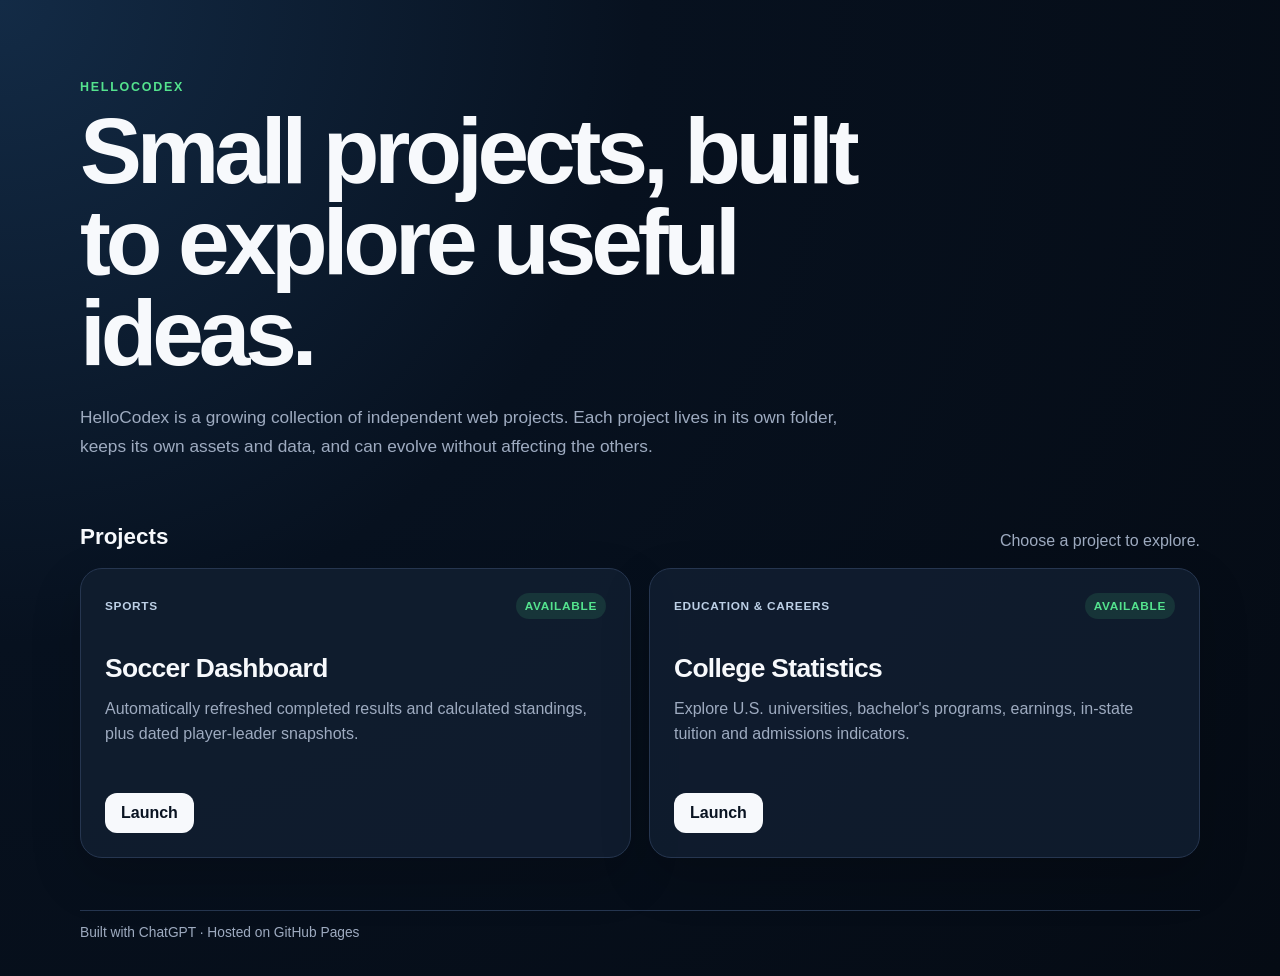
<file: index.html>
<!DOCTYPE html>
<html lang="en">
<head>
  <meta charset="UTF-8" />
  <meta name="viewport" content="width=device-width, initial-scale=1.0" />
  <meta name="description" content="HelloCodex — a collection of independent web projects." />
  <title>HelloCodex | Projects</title>
  <link rel="stylesheet" href="assets/css/site.css" />
</head>
<body>
  <main class="shell">
    <section class="hero">
      <p class="eyebrow">HelloCodex</p>
      <h1>Small projects, built to explore useful ideas.</h1>
      <p class="intro">HelloCodex is a growing collection of independent web projects. Each project lives in its own folder, keeps its own assets and data, and can evolve without affecting the others.</p>
    </section>

    <section class="projects" aria-labelledby="projects-title">
      <div class="section-heading">
        <h2 id="projects-title">Projects</h2>
        <p>Choose a project to explore.</p>
      </div>

      <div class="project-grid">
        <article class="project-card">
          <div class="card-topline">
            <span class="category">Sports</span>
            <span class="status available">Available</span>
          </div>
          <h3>Soccer Dashboard</h3>
          <p>Automatically refreshed completed results and calculated standings, plus dated player-leader snapshots.</p>
          <a class="button" href="projects/soccer/">Launch</a>
        </article>

        <article class="project-card">
          <div class="card-topline">
            <span class="category">Education & Careers</span>
            <span class="status available">Available</span>
          </div>
          <h3>College Statistics</h3>
          <p>Explore U.S. universities, bachelor's programs, earnings, in-state tuition and admissions indicators.</p>
          <a class="button" href="projects/college-statistics/">Launch</a>
        </article>
      </div>
    </section>

    <footer>Built with ChatGPT · Hosted on GitHub Pages</footer>
  </main>
</body>
</html>
</file>
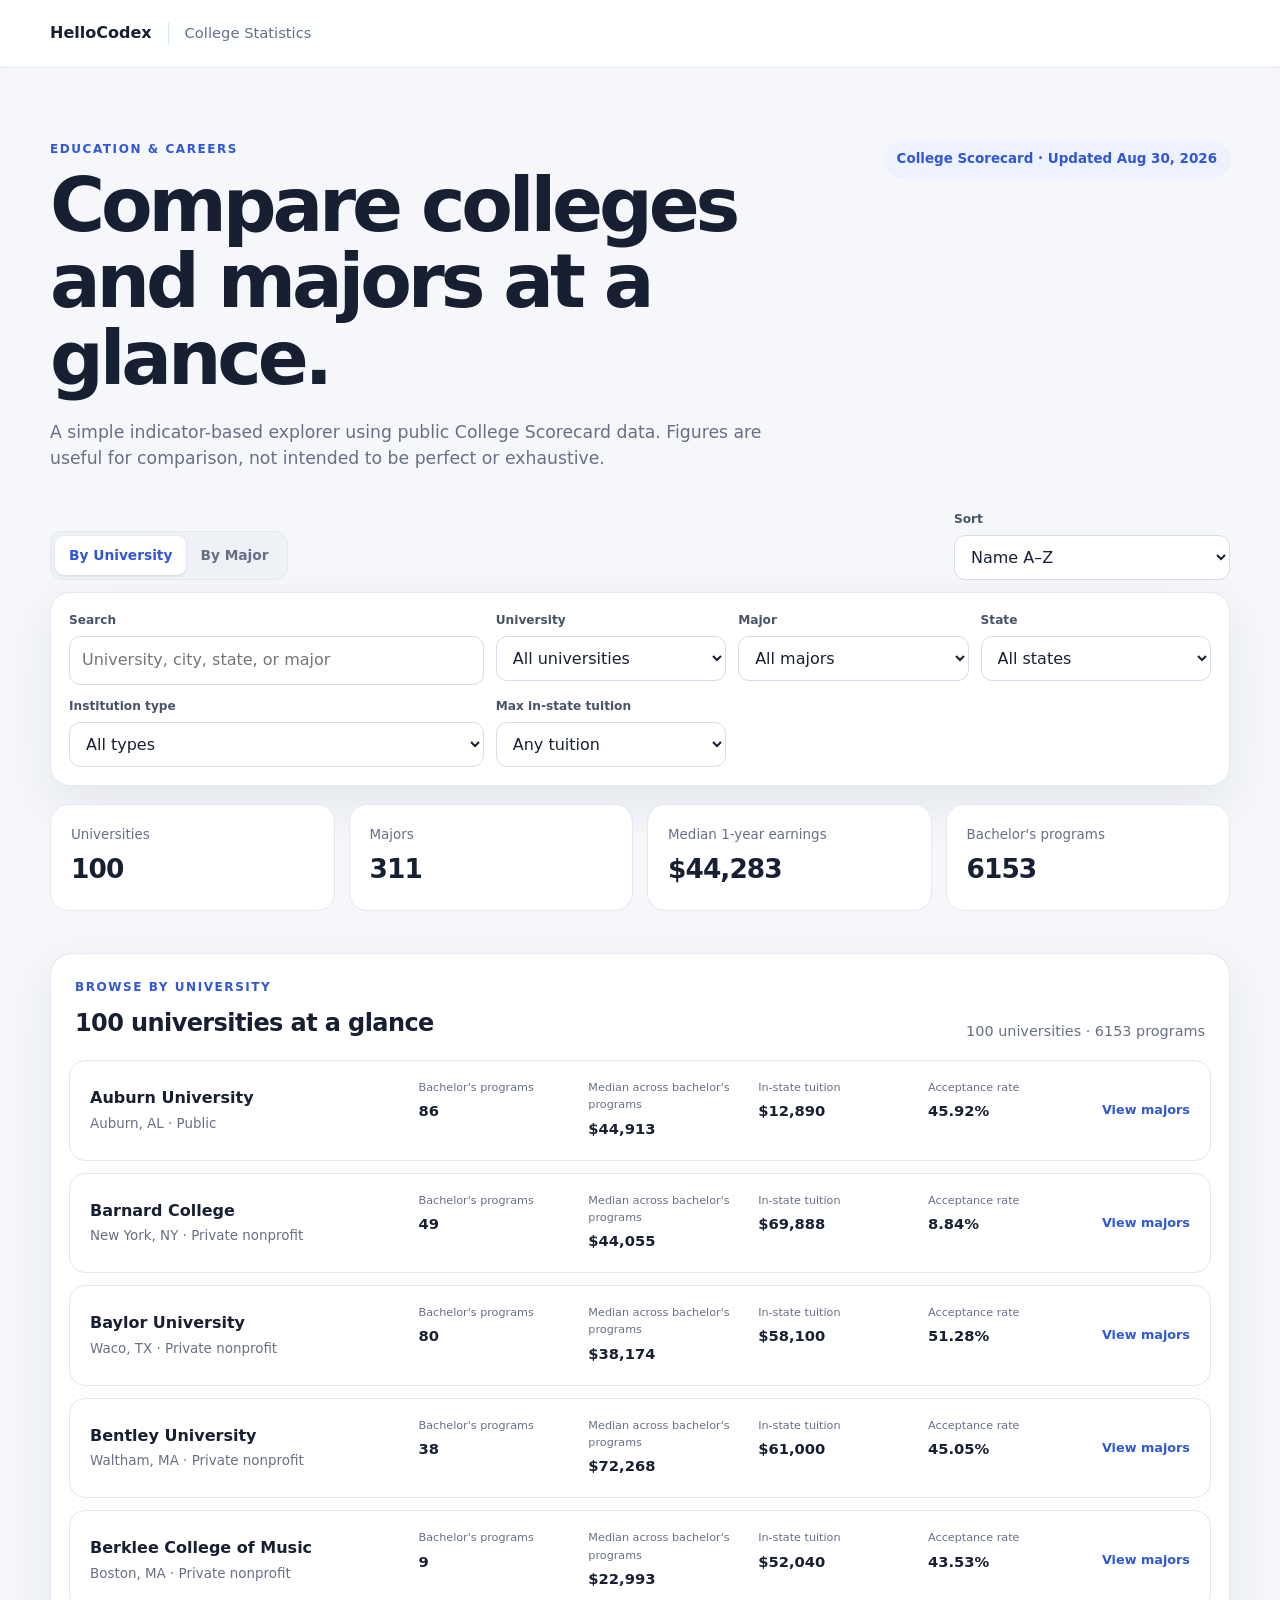
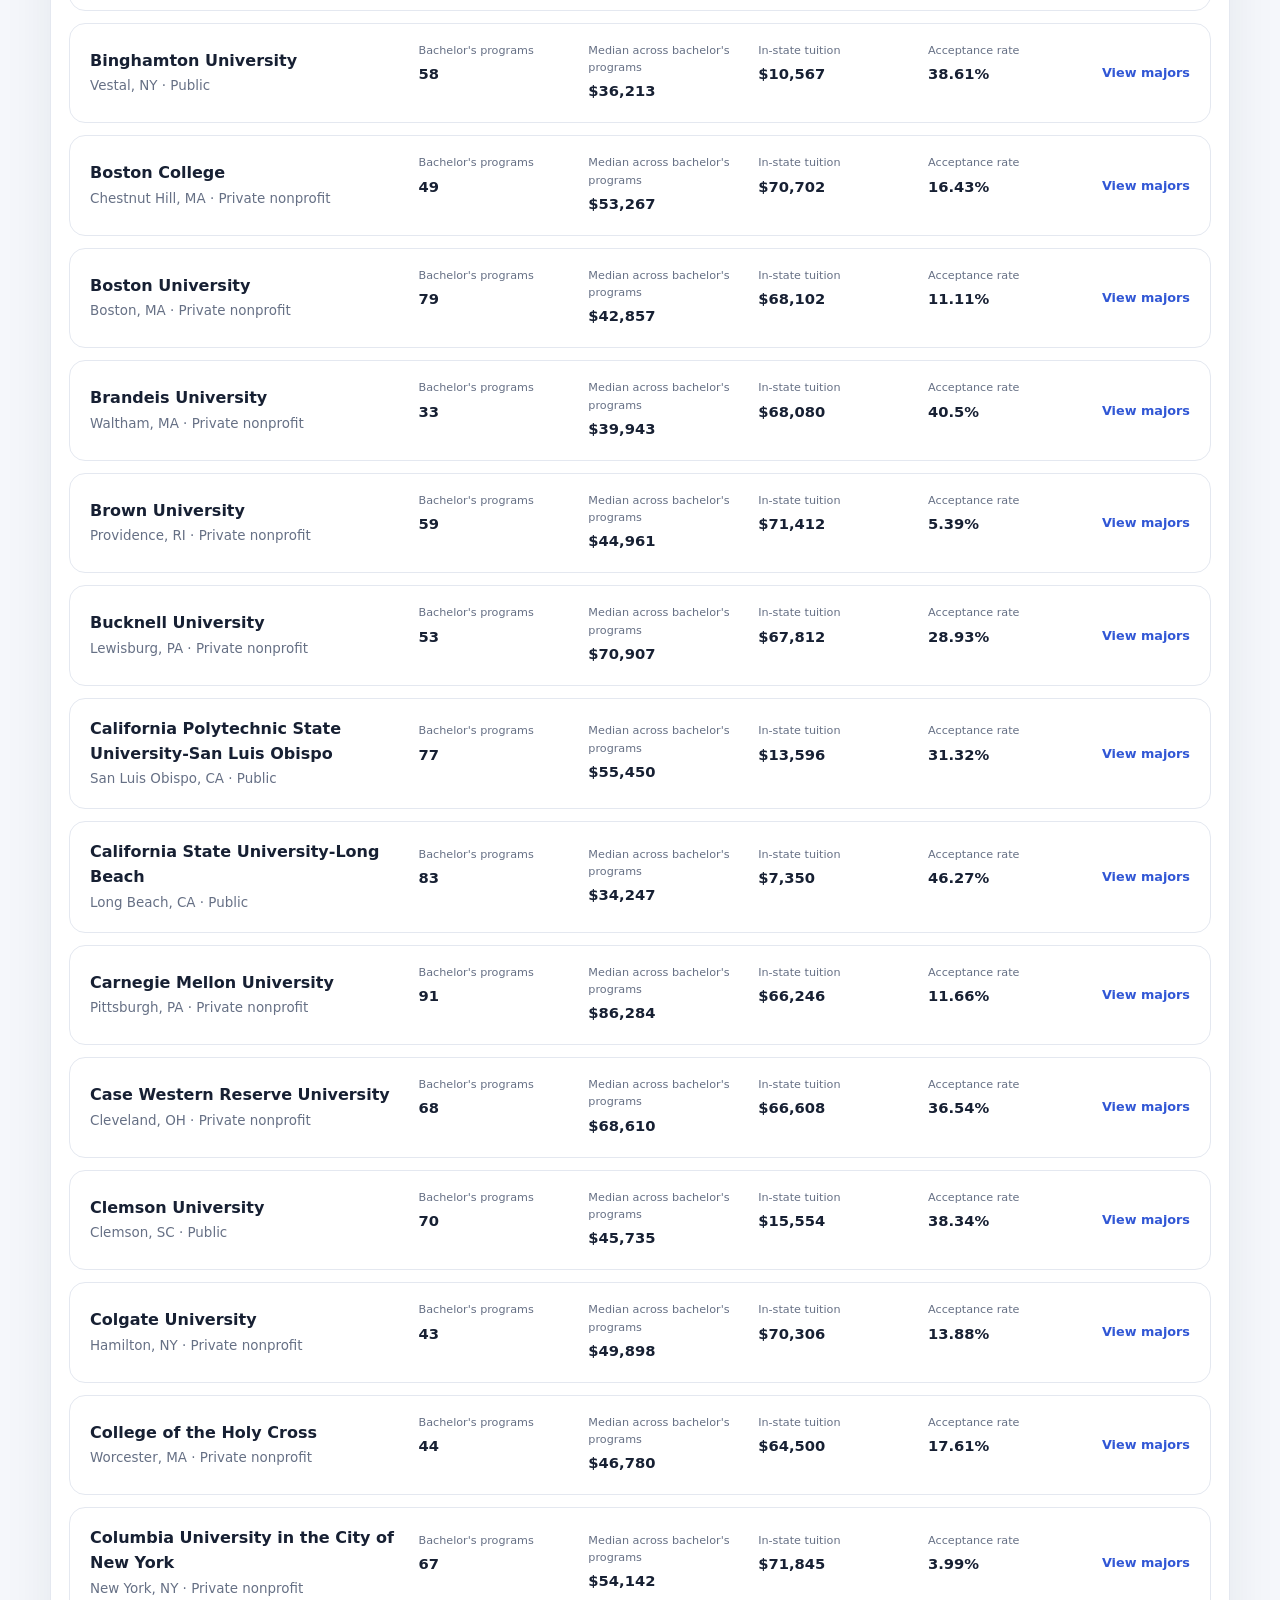
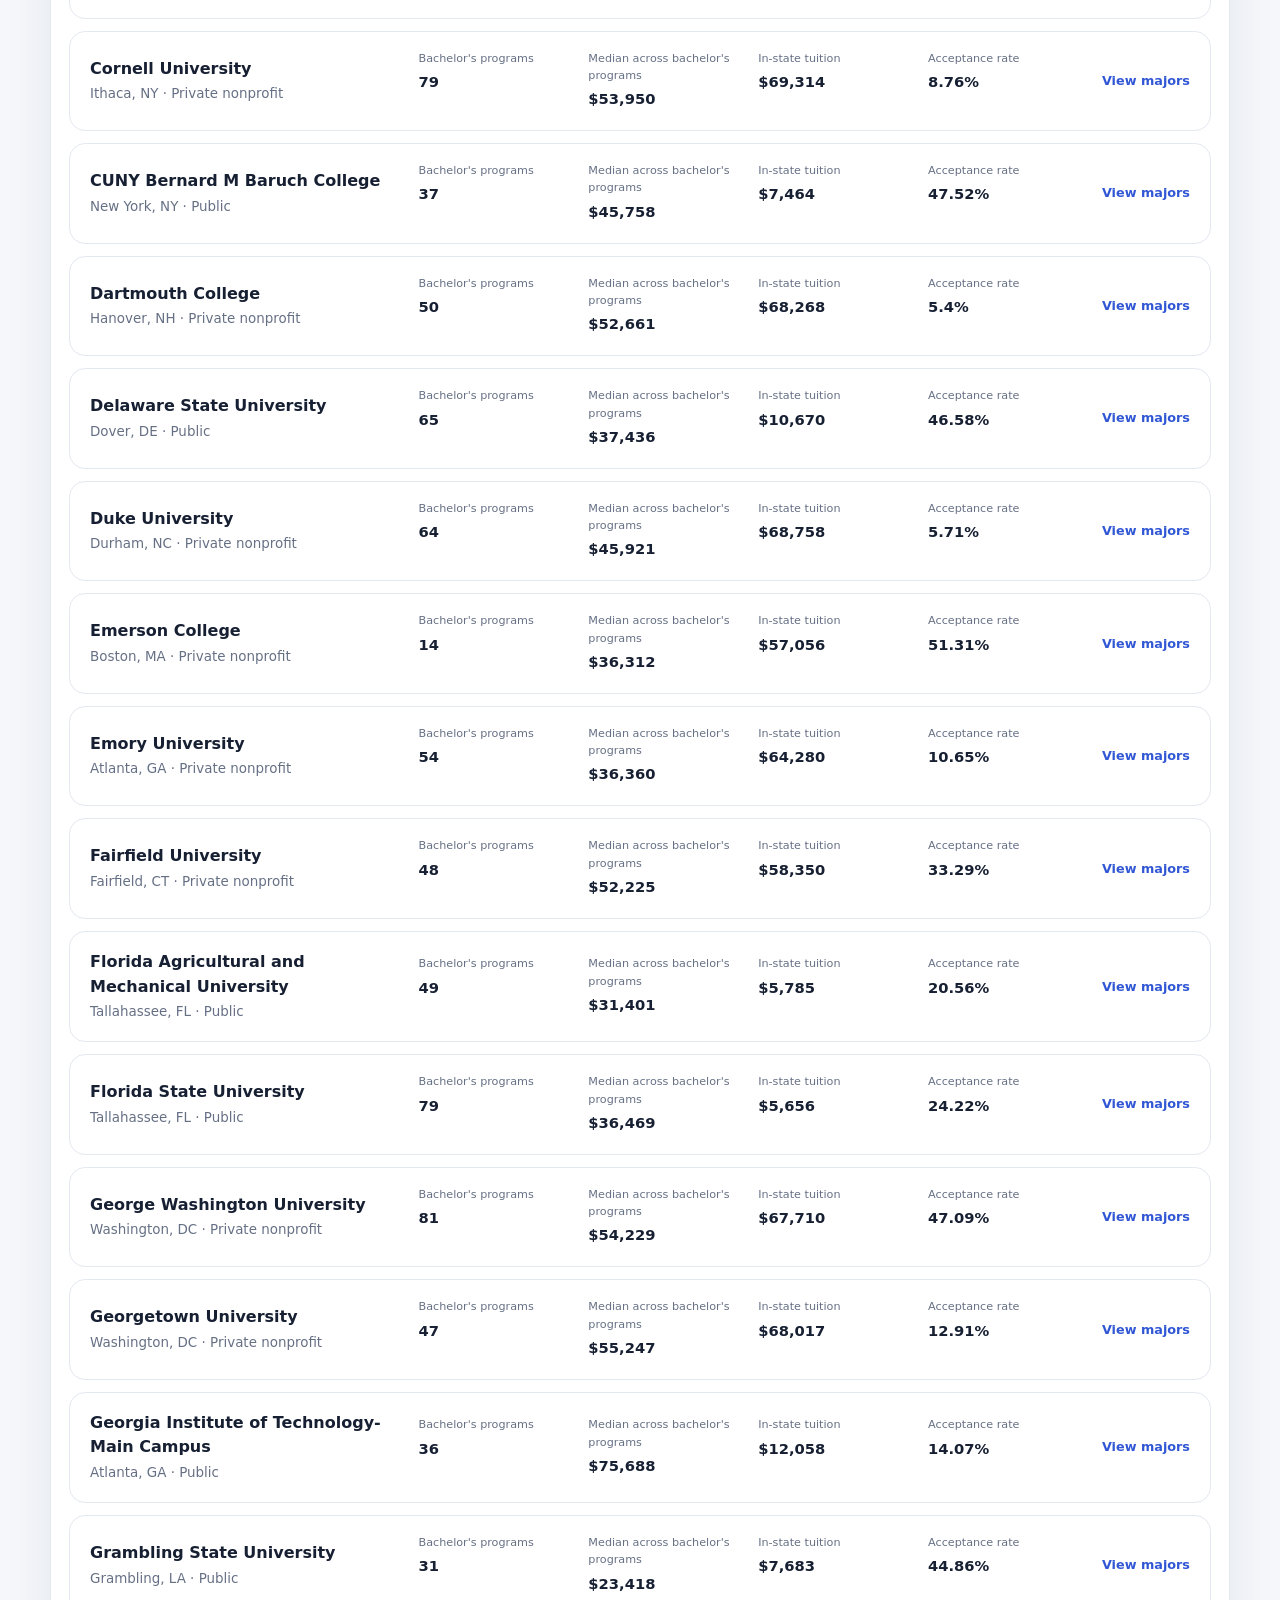
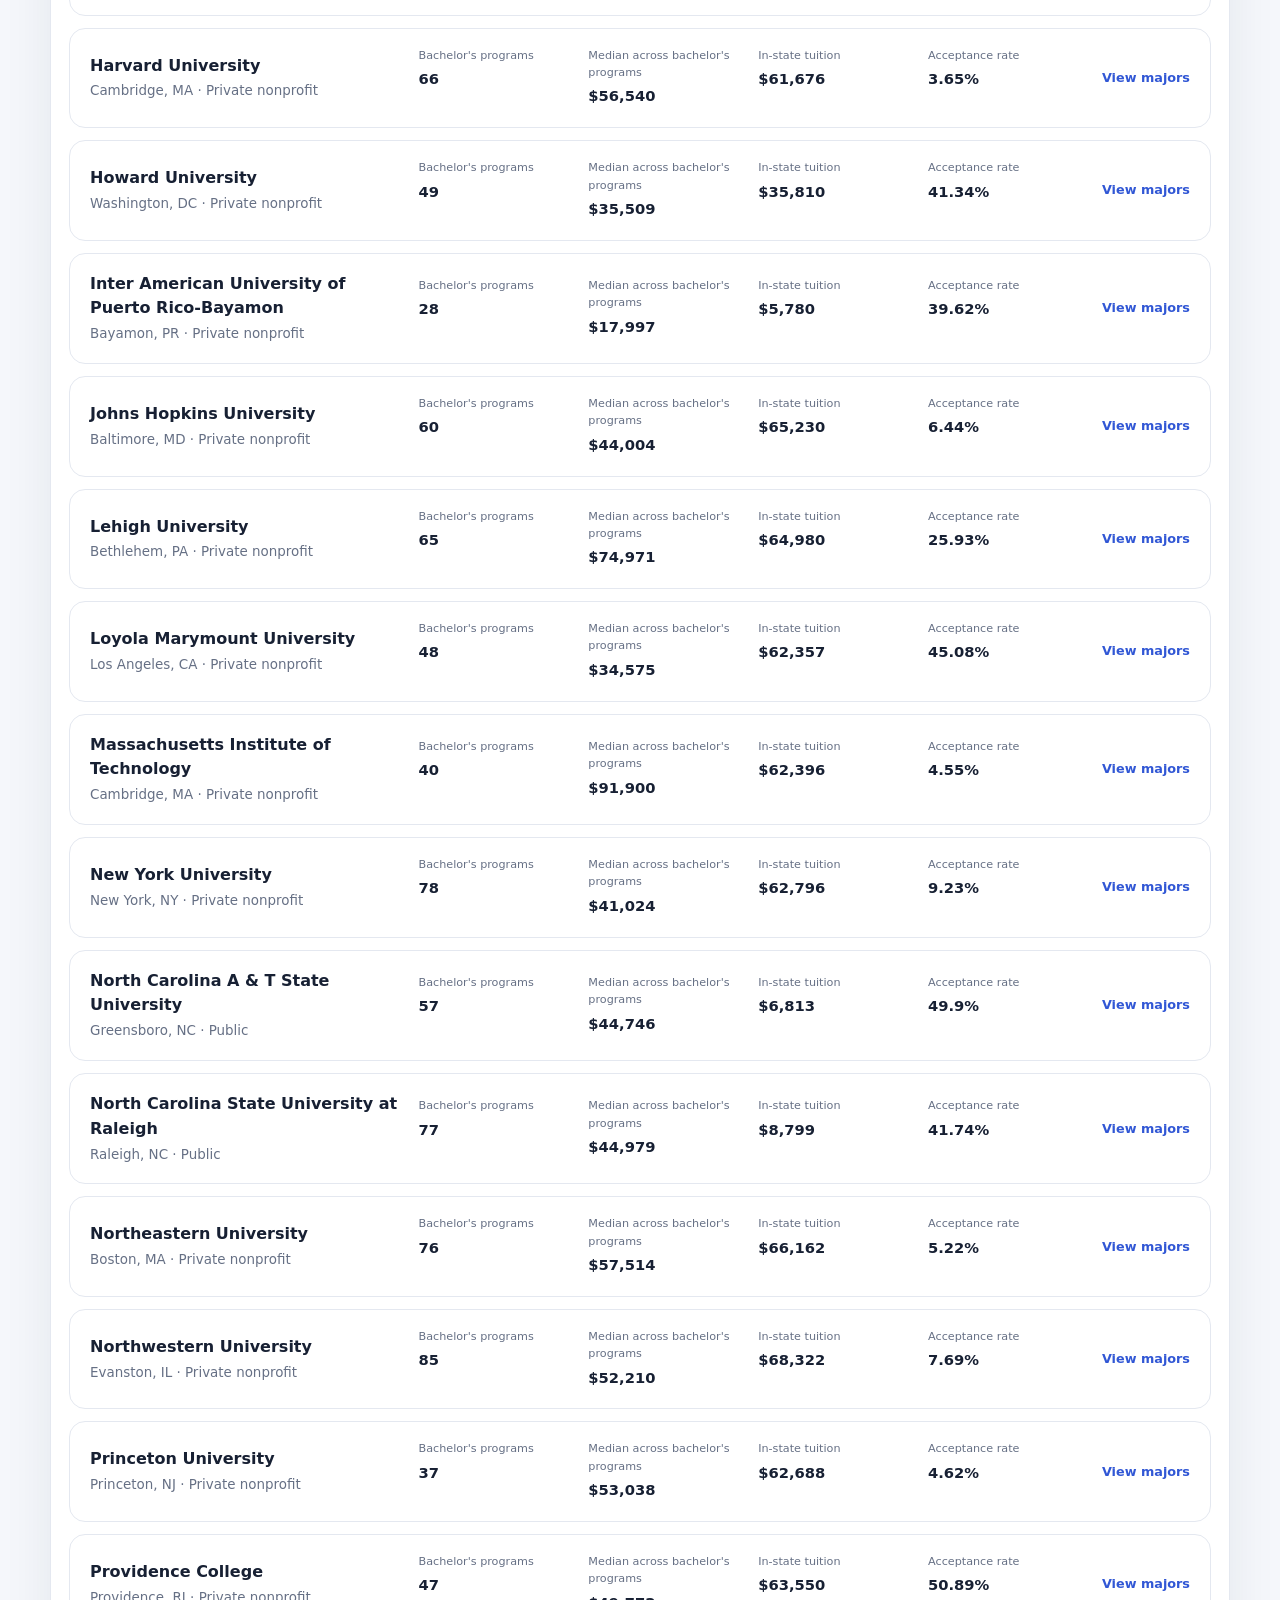
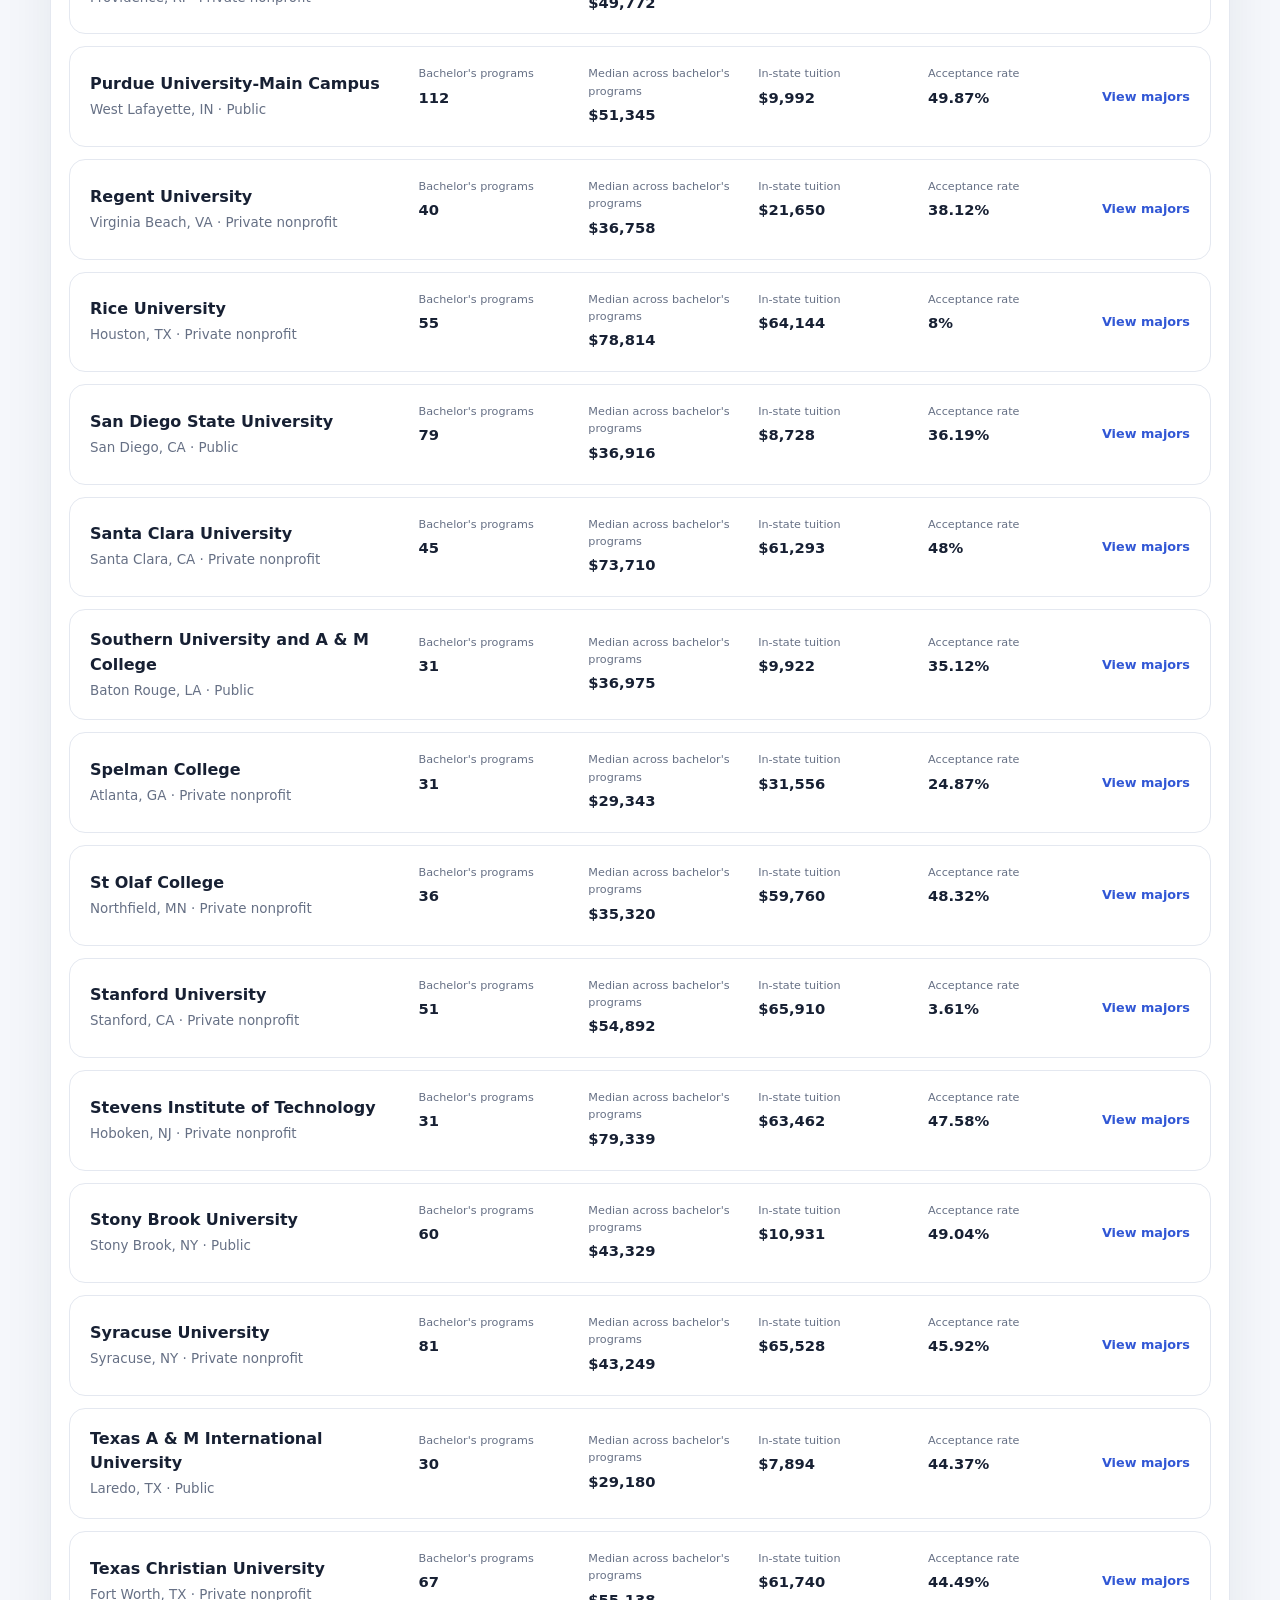
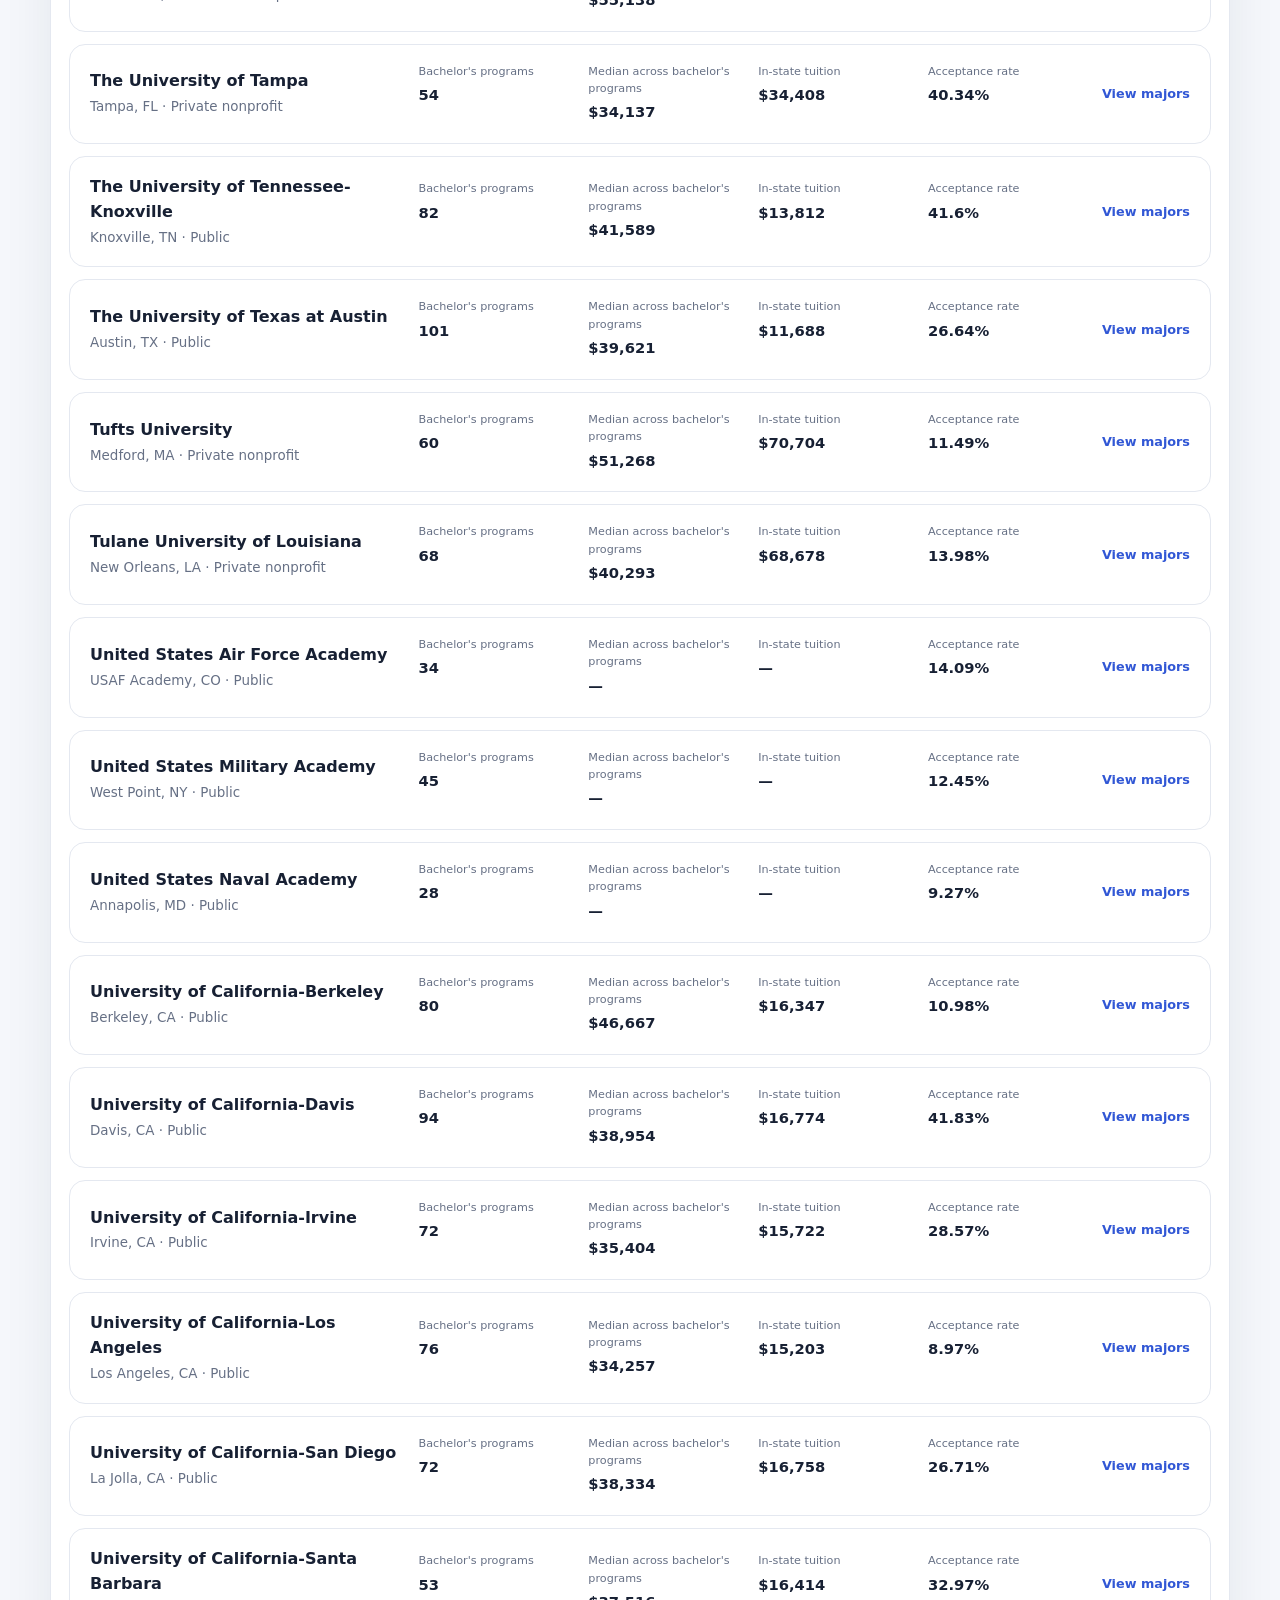
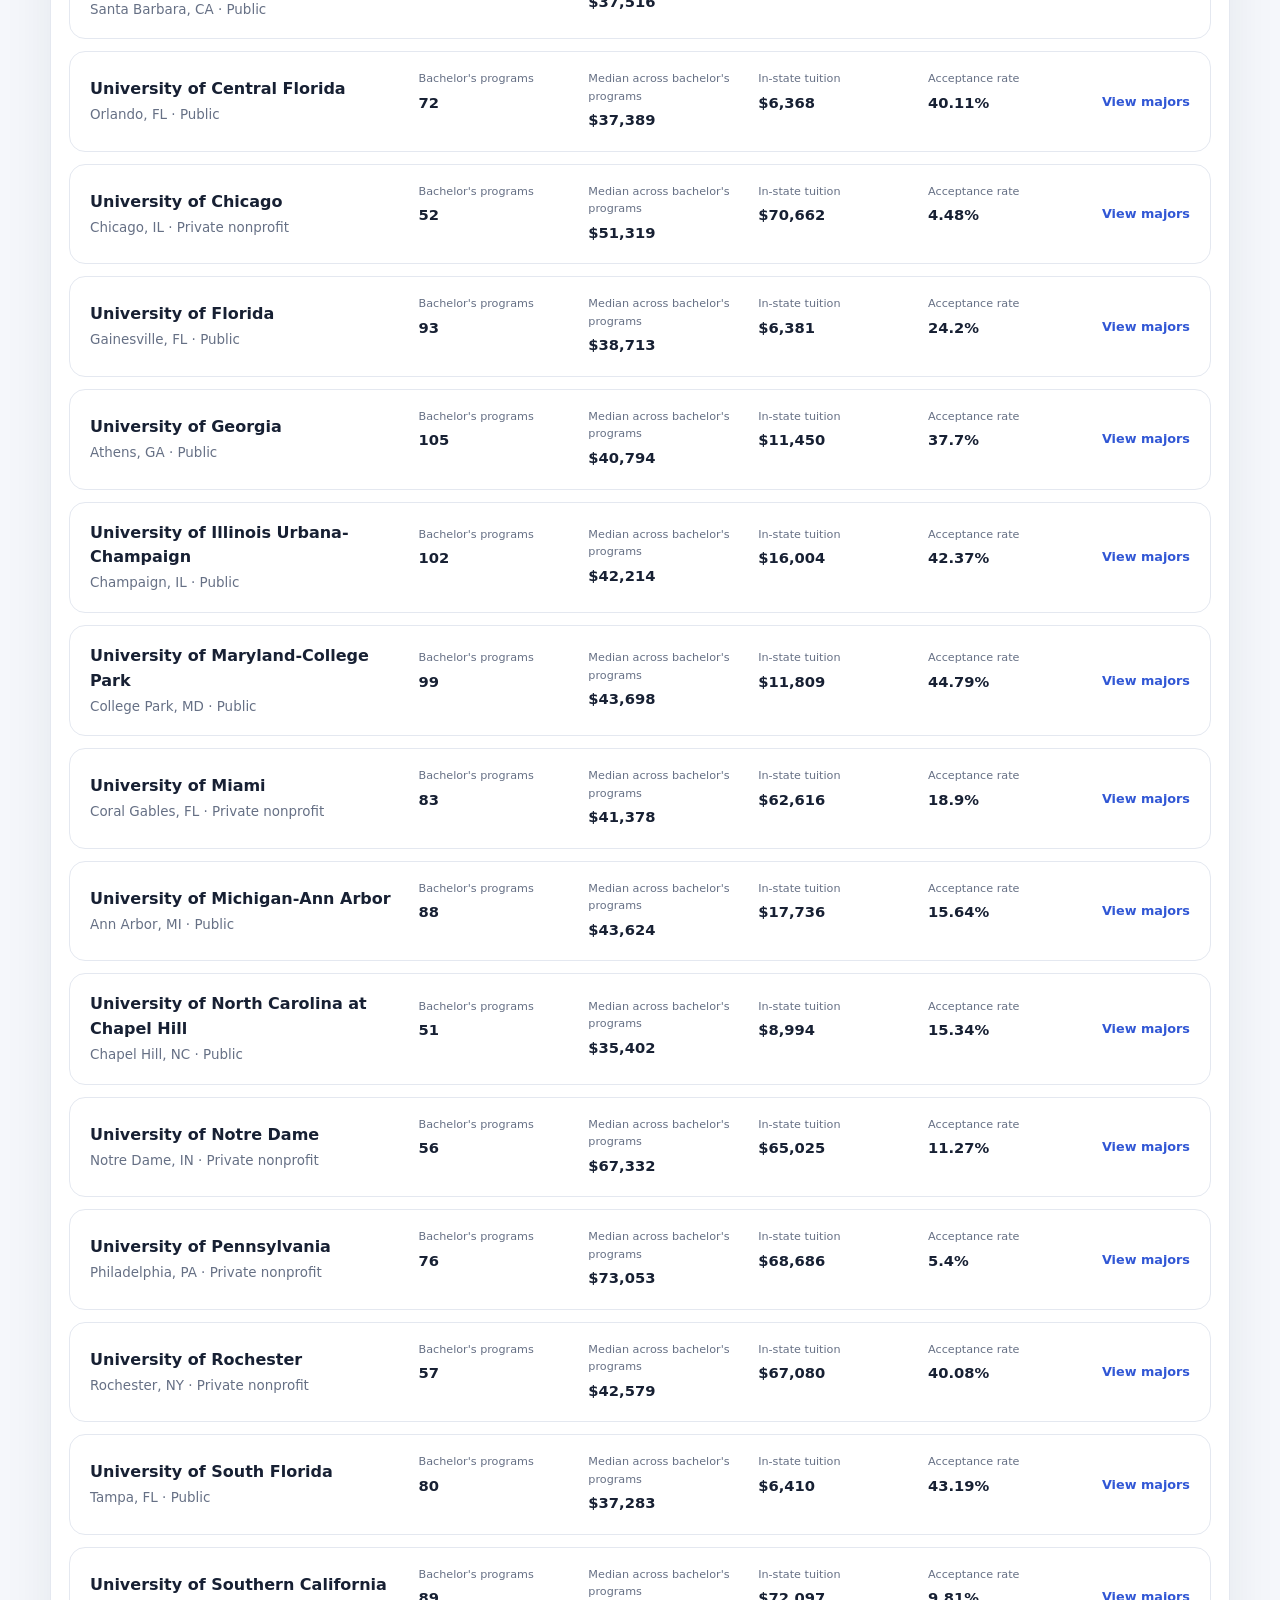
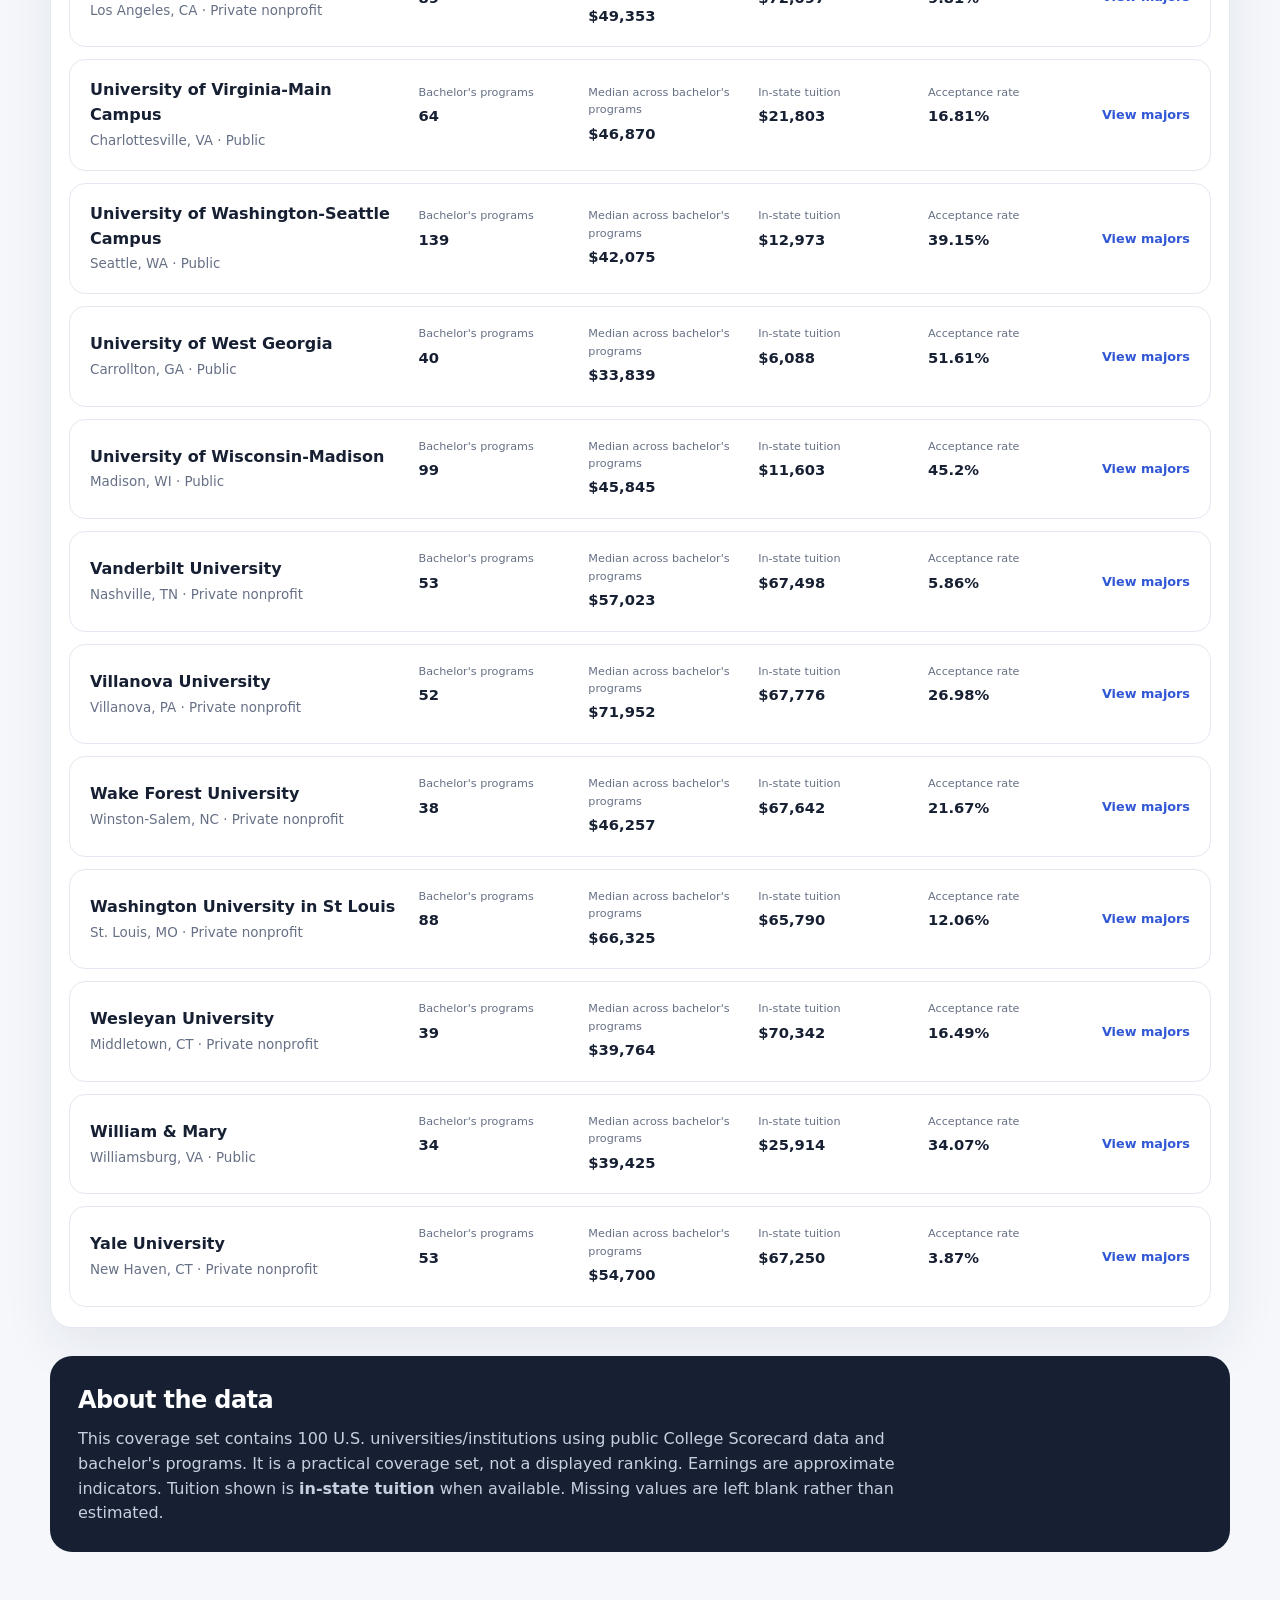
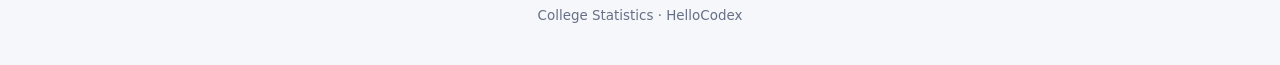
<file: projects/college-statistics/index.html>
<!DOCTYPE html>
<html lang="en">
<head>
  <meta charset="UTF-8" />
  <meta name="viewport" content="width=device-width, initial-scale=1.0" />
  <meta name="description" content="College Statistics — explore universities, majors, earnings, costs, and admissions." />
  <title>College Statistics | HelloCodex</title>
  <link rel="stylesheet" href="css/main.css?v=20260905-1" />
  <link rel="stylesheet" href="css/components.css?v=20260905-1" />
</head>
<body>
  <header class="topbar"><a class="brand" href="../../">HelloCodex</a><span class="project-label">College Statistics</span></header>
  <main class="shell">
    <section class="hero">
      <div><p class="eyebrow">Education & Careers</p><h1>Compare colleges and majors at a glance.</h1><p class="hero-copy">A simple indicator-based explorer using public College Scorecard data. Figures are useful for comparison, not intended to be perfect or exhaustive.</p></div>
      <div class="hero-badge" id="dataBadge">Loading data…</div>
    </section>

    <section class="view-controls" aria-label="Browse mode">
      <div class="view-toggle" role="group" aria-label="Browse by">
        <button type="button" class="view-button active" id="viewUniversity" data-view="university" aria-pressed="true">By University</button>
        <button type="button" class="view-button" id="viewMajor" data-view="major" aria-pressed="false">By Major</button>
      </div>
      <label class="sort-field"><span>Sort</span><select id="sortFilter"><option value="name">Name A–Z</option><option value="earnings1">1-year earnings: high to low</option><option value="earnings4">4-year earnings: high to low</option><option value="tuition">In-state tuition: low to high</option><option value="acceptance">Acceptance rate: low to high</option></select></label>
    </section>

    <section class="filters" aria-label="Filters and search">
      <label class="search-field"><span>Search</span><input id="searchInput" type="search" placeholder="University, city, state, or major" autocomplete="off" /></label>
      <label><span>University</span><select id="universityFilter"><option value="all">All universities</option></select></label>
      <label><span>Major</span><select id="majorFilter"><option value="all">All majors</option></select></label>
      <label><span>State</span><select id="stateFilter"><option value="all">All states</option></select></label>
      <label><span>Institution type</span><select id="typeFilter"><option value="all">All types</option></select></label>
      <label><span>Max in-state tuition</span><select id="tuitionFilter"><option value="all">Any tuition</option><option value="30000">Up to $30k</option><option value="50000">Up to $50k</option><option value="70000">Up to $70k</option></select></label>
    </section>

    <section class="summary-grid" aria-label="Dataset summary">
      <article><span>Universities</span><strong id="universityCount">—</strong></article><article><span>Majors</span><strong id="majorCount">—</strong></article><article><span>Median 1-year earnings</span><strong id="medianSalary">—</strong></article><article><span>Bachelor's programs</span><strong id="programCount">—</strong></article>
    </section>

    <section class="results-section">
      <div class="section-heading"><div><p class="eyebrow" id="browseEyebrow">Browse by university</p><h2 id="browseTitle">100 universities at a glance</h2></div><p id="resultCount" class="result-count"></p></div>
      <div id="browseGroups" class="browse-groups"></div>
      <div id="emptyState" class="empty-state" hidden>No records match these filters.</div>
    </section>

    <section class="data-note"><h2>About the data</h2><p>This coverage set contains 100 U.S. universities/institutions using public College Scorecard data and bachelor's programs. It is a practical coverage set, not a displayed ranking. Earnings are approximate indicators. Tuition shown is <strong>in-state tuition</strong> when available. Missing values are left blank rather than estimated.</p></section>
  </main>
  <footer>College Statistics · HelloCodex</footer>
  <script type="module" src="js/app.js?v=20260905-1"></script>
</body>
</html>
</file>
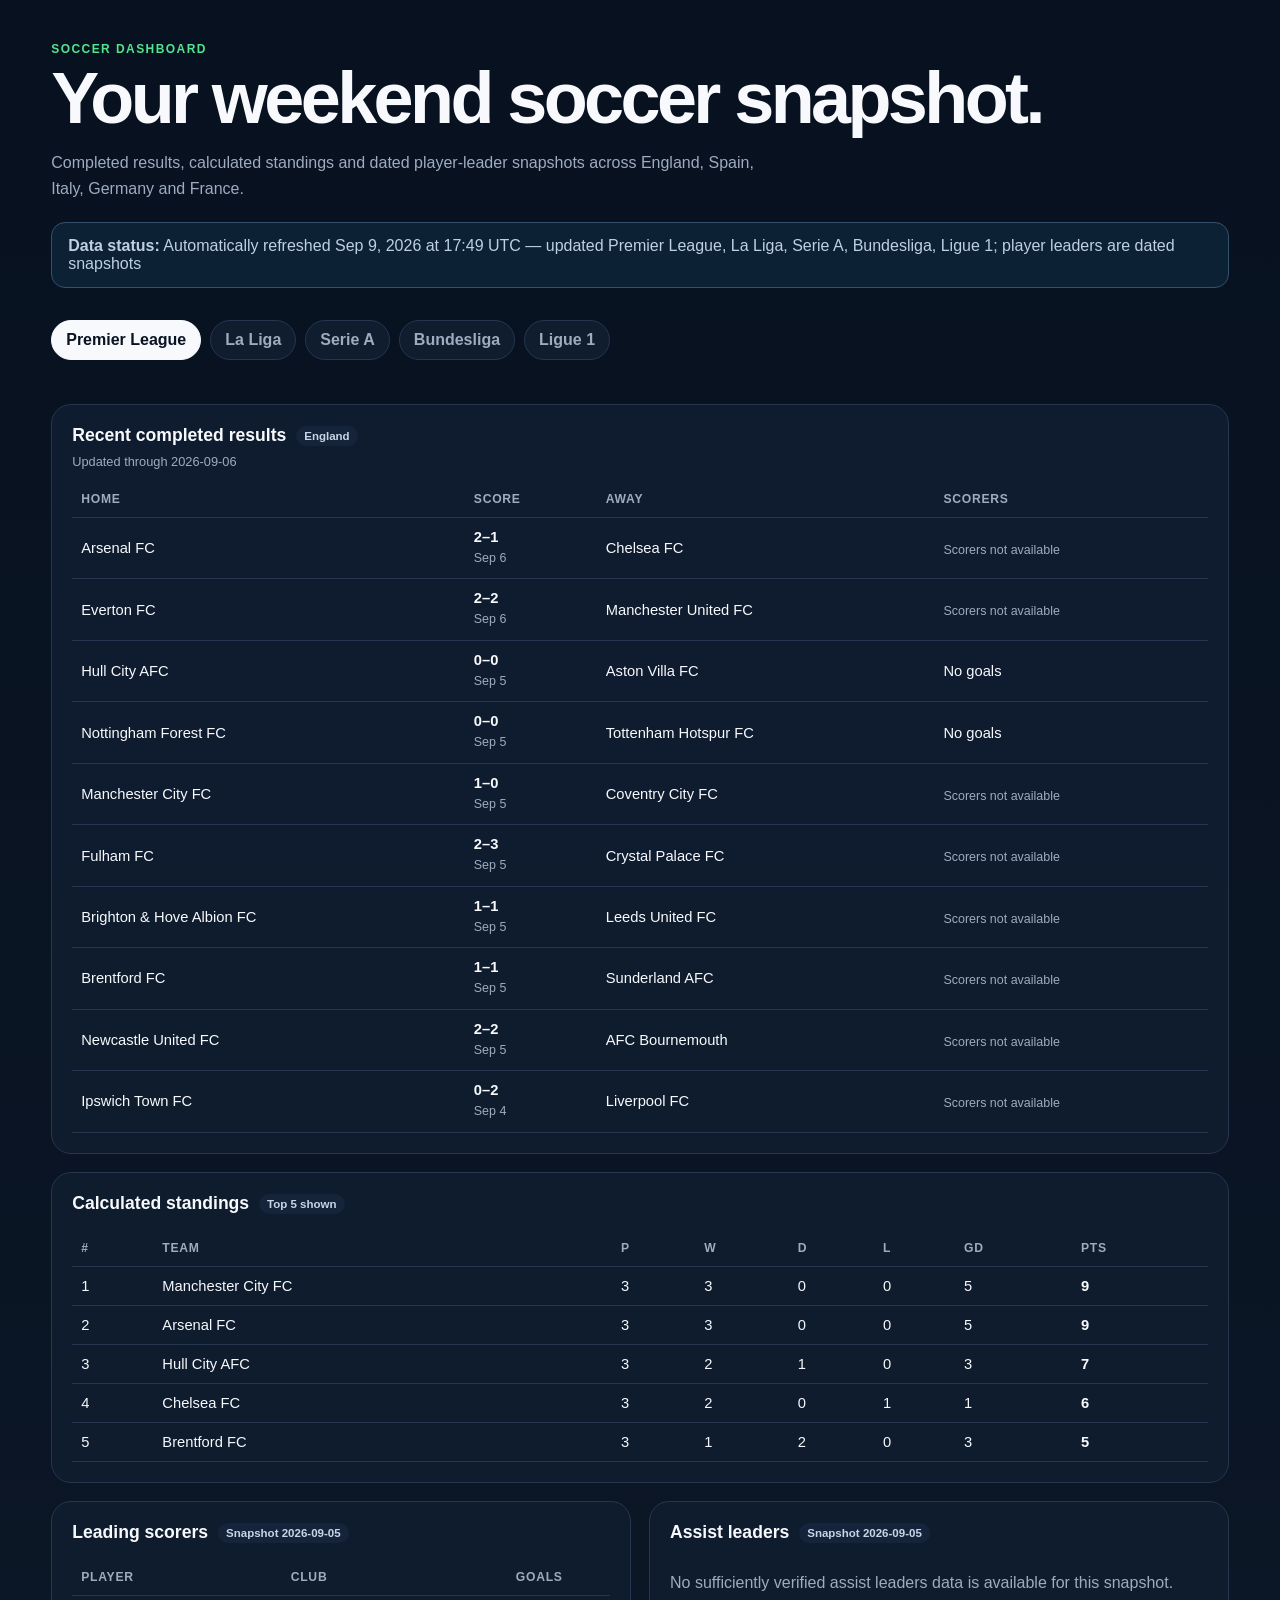
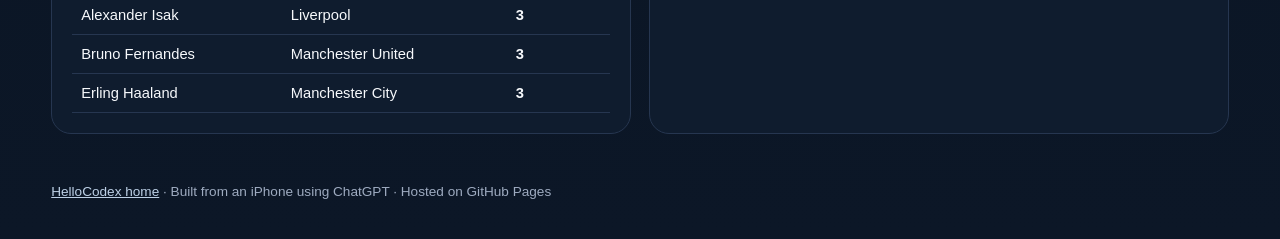
<file: projects/soccer/index.html>
<!DOCTYPE html>
<html lang="en">
<head>
  <meta charset="UTF-8" />
  <meta name="viewport" content="width=device-width, initial-scale=1.0" />
  <meta name="description" content="Completed European soccer results, calculated standings and dated player-leader snapshots." />
  <title>Soccer Dashboard | HelloCodex</title>
  <link rel="stylesheet" href="css/styles.css" />
</head>
<body>
  <div class="wrap">
    <header>
      <div class="eyebrow">Soccer Dashboard</div>
      <h1>Your weekend soccer snapshot.</h1>
      <p class="lead">Completed results, calculated standings and dated player-leader snapshots across England, Spain, Italy, Germany and France.</p>
      <div class="notice">
        <strong>Data status:</strong>
        <span id="dataStatus">loading…</span>
      </div>
      <nav id="leagueTabs" class="league-tabs" aria-label="Leagues"></nav>
    </header>

    <main id="dashboard" class="grid">
      <section id="results" class="card wide" aria-live="polite"></section>
      <section id="standings" class="card wide"></section>
      <section id="scorers" class="card"></section>
      <section id="assists" class="card"></section>
    </main>

    <footer class="footer">
      <a href="../../">HelloCodex home</a> · Built from an iPhone using ChatGPT · Hosted on GitHub Pages
    </footer>
  </div>
  <script src="js/app.js"></script>
</body>
</html>
</file>
<file: assets/css/site.css>
:root{--bg:#07111f;--panel:#101d2f;--text:#f7f9fc;--muted:#9eabc0;--line:#263650;--accent:#54e38e}*{box-sizing:border-box}html{scroll-behavior:smooth}body{margin:0;min-height:100vh;font-family:-apple-system,BlinkMacSystemFont,"Segoe UI",sans-serif;background:radial-gradient(circle at top left,#132b46 0,#07111f 40%,#050b14 100%);color:var(--text)}a{color:inherit}.shell{width:min(1120px,92%);margin:0 auto;padding:56px 0 36px}.hero{max-width:820px;padding:24px 0 44px}.eyebrow{margin:0 0 12px;color:var(--accent);font-weight:800;letter-spacing:.14em;text-transform:uppercase;font-size:.78rem}h1{margin:0;font-size:clamp(2.7rem,8vw,5.8rem);line-height:.98;letter-spacing:-.055em}.intro{max-width:760px;margin:24px 0 0;color:var(--muted);font-size:1.08rem;line-height:1.7}.projects{padding:18px 0 52px}.section-heading{display:flex;justify-content:space-between;gap:16px;align-items:end;margin-bottom:18px}.section-heading h2{margin:0;font-size:1.4rem}.section-heading p{margin:0;color:var(--muted)}.project-grid{display:grid;grid-template-columns:repeat(2,minmax(0,1fr));gap:18px}.project-card{display:flex;flex-direction:column;min-height:290px;padding:24px;border:1px solid var(--line);border-radius:22px;background:rgba(16,29,47,.9);box-shadow:0 20px 50px rgba(0,0,0,.18)}.card-topline{display:flex;justify-content:space-between;gap:12px;align-items:center}.category,.status{font-size:.74rem;font-weight:800;letter-spacing:.06em;text-transform:uppercase}.category{color:#bdd0e6}.status{padding:6px 9px;border-radius:999px}.available{background:rgba(84,227,142,.12);color:var(--accent)}.project-card h3{font-size:1.65rem;margin:34px 0 12px;letter-spacing:-.025em}.project-card p{margin:0 0 24px;color:var(--muted);line-height:1.6}.button{display:inline-flex;align-items:center;justify-content:center;align-self:flex-start;margin-top:auto;padding:11px 16px;border-radius:12px;background:var(--text);color:#091321;text-decoration:none;font-weight:800}.button:hover{transform:translateY(-1px)}footer{padding-top:14px;border-top:1px solid var(--line);color:var(--muted);font-size:.86rem}@media(max-width:760px){.shell{padding-top:28px}.hero{padding-bottom:32px}.section-heading{align-items:start;flex-direction:column}.project-grid{grid-template-columns:1fr}.project-card{min-height:250px}}
</file>
<file: projects/college-statistics/css/main.css>
:root{--bg:#f5f7fb;--surface:#fff;--text:#172033;--muted:#667085;--line:#e4e8f0;--accent:#3157d5;--accent-soft:#eef2ff;--success:#16794b;--shadow:0 18px 50px rgba(31,42,68,.08)}*{box-sizing:border-box}html{scroll-behavior:smooth}body{margin:0;background:var(--bg);color:var(--text);font-family:Inter,ui-sans-serif,system-ui,-apple-system,BlinkMacSystemFont,"Segoe UI",sans-serif;line-height:1.55}.topbar{height:68px;display:flex;align-items:center;gap:16px;padding:0 max(24px,calc((100vw - 1180px)/2));background:rgba(255,255,255,.9);border-bottom:1px solid var(--line);position:sticky;top:0;z-index:10;backdrop-filter:blur(14px)}.brand{font-weight:800;color:var(--text);text-decoration:none}.project-label{color:var(--muted);font-size:.92rem;border-left:1px solid var(--line);padding-left:16px}.shell{width:min(1180px,calc(100% - 32px));margin:0 auto}.hero{display:grid;grid-template-columns:1fr auto;gap:36px;align-items:end;padding:72px 0 38px}.eyebrow{margin:0 0 8px;text-transform:uppercase;letter-spacing:.13em;font-size:.75rem;font-weight:800;color:var(--accent)}h1{font-size:clamp(2.35rem,6vw,4.7rem);line-height:1.02;letter-spacing:-.055em;margin:0;max-width:820px}.hero-copy{max-width:760px;color:var(--muted);font-size:1.08rem;margin:22px 0 0}footer{text-align:center;color:var(--muted);font-size:.84rem;padding:0 20px 38px}@media(max-width:850px){.hero{grid-template-columns:1fr;padding-top:48px}}@media(max-width:520px){.shell{width:min(100% - 22px,1180px)}.topbar{padding:0 16px}.project-label{display:none}.hero{padding-top:36px;gap:18px}}
</file>
<file: projects/college-statistics/css/components.css>
.hero-badge{align-self:start;background:var(--accent-soft);color:var(--accent);font-size:.84rem;font-weight:800;padding:9px 13px;border-radius:999px}.view-controls{display:flex;align-items:end;justify-content:space-between;gap:16px;margin-bottom:12px}.view-toggle{display:inline-flex;background:#eef2f7;border:1px solid var(--line);border-radius:12px;padding:4px}.view-button{border:0;background:transparent;color:var(--muted);font:inherit;font-size:.86rem;font-weight:800;padding:9px 14px;border-radius:9px;cursor:pointer}.view-button.active{background:#fff;color:var(--accent);box-shadow:0 1px 3px rgba(16,24,40,.12)}.sort-field{min-width:260px}.filters{display:grid;grid-template-columns:1.8fr repeat(3,minmax(150px,1fr));gap:12px;background:var(--surface);padding:18px;border:1px solid var(--line);border-radius:20px;box-shadow:var(--shadow)}label span{display:block;font-size:.76rem;font-weight:800;color:#475467;margin:0 0 6px}input,select{width:100%;border:1px solid #d6dce8;border-radius:11px;padding:11px 12px;background:#fff;color:var(--text);font:inherit;outline:none}input:focus,select:focus{border-color:var(--accent);box-shadow:0 0 0 3px rgba(49,87,213,.12)}.summary-grid{display:grid;grid-template-columns:repeat(4,1fr);gap:14px;margin:18px 0 42px}.summary-grid article{background:var(--surface);border:1px solid var(--line);border-radius:18px;padding:20px}.summary-grid span{display:block;color:var(--muted);font-size:.84rem}.summary-grid strong{display:block;margin-top:4px;font-size:1.65rem;letter-spacing:-.035em}.results-section{background:var(--surface);border:1px solid var(--line);border-radius:22px;overflow:hidden;box-shadow:var(--shadow)}.section-heading{display:flex;align-items:end;justify-content:space-between;gap:20px;padding:24px 24px 18px}.section-heading h2,.data-note h2{margin:0;font-size:1.5rem;letter-spacing:-.025em}.result-count{margin:0;color:var(--muted);font-size:.9rem}.browse-groups{display:grid;gap:12px;padding:0 18px 20px}.result-card{border:1px solid var(--line);border-radius:16px;background:#fff;overflow:hidden}.result-card summary{list-style:none;display:grid;grid-template-columns:minmax(220px,1.4fr) 3fr auto;gap:18px;align-items:center;padding:18px 20px;cursor:pointer}.result-card summary::-webkit-details-marker{display:none}.result-main strong{display:block;font-size:1rem}.result-main span{display:block;margin-top:3px;color:var(--muted);font-size:.84rem}.result-stats{display:grid;grid-template-columns:repeat(4,minmax(110px,1fr));gap:14px}.result-stats span{display:block}.result-stats small{display:block;color:var(--muted);font-size:.7rem;margin-bottom:3px}.result-stats b{font-size:.92rem;font-variant-numeric:tabular-nums}.expand-label{font-size:.8rem;font-weight:800;color:var(--accent);white-space:nowrap}.result-card[open] .expand-label{font-size:0}.result-card[open] .expand-label::after{content:"Hide details";font-size:.8rem}.result-table-wrap{overflow:auto;border-top:1px solid var(--line)}.result-table{width:100%;border-collapse:collapse;min-width:620px}.result-table.wide{min-width:820px}.result-table th,.result-table td{text-align:left;padding:13px 18px;border-top:1px solid var(--line)}.result-table thead th{border-top:0;background:#fafbfc;font-size:.72rem;text-transform:uppercase;letter-spacing:.055em;color:#667085}.result-table td{font-size:.9rem}.result-table td small{color:var(--muted)}.metric{font-variant-numeric:tabular-nums}.empty-state{text-align:center;padding:42px 20px;color:var(--muted)}.data-note{margin:28px 0 54px;padding:26px 28px;background:#172033;color:#fff;border-radius:22px}.data-note p{margin:8px 0 0;color:#c8d0df;max-width:820px}.data-note code{background:rgba(255,255,255,.1);padding:2px 6px;border-radius:6px}@media(max-width:1050px){.filters{grid-template-columns:1.5fr repeat(2,1fr)}}@media(max-width:950px){.result-card summary{grid-template-columns:1fr auto}.result-stats{grid-column:1/-1}.expand-label{grid-row:1;grid-column:2}}@media(max-width:850px){.filters{grid-template-columns:1fr 1fr}.search-field{grid-column:1/-1}.summary-grid{grid-template-columns:1fr 1fr}}@media(max-width:700px){.view-controls{align-items:stretch;flex-direction:column}.sort-field{min-width:0}.view-toggle{width:100%}.view-button{flex:1}.result-stats{grid-template-columns:1fr 1fr}.result-card summary{padding:16px}.browse-groups{padding:0 12px 16px}}@media(max-width:520px){.filters{grid-template-columns:1fr;padding:14px}.search-field{grid-column:auto}.summary-grid{gap:10px}.summary-grid article{padding:16px}.summary-grid strong{font-size:1.35rem}.section-heading{align-items:flex-start;flex-direction:column}.data-note{padding:22px}}
</file>
<file: projects/soccer/css/styles.css>
:root {
  --bg: #07111f;
  --panel: #101d2f;
  --panel2: #15243a;
  --text: #f7f9fc;
  --muted: #9eabc0;
  --line: #263650;
  --accent: #54e38e;
}

* {
  box-sizing: border-box;
}

body {
  margin: 0;
  min-height: 100vh;
  font-family: -apple-system, BlinkMacSystemFont, "Segoe UI", sans-serif;
  color: var(--text);
  background: linear-gradient(180deg, var(--bg), #0c1727);
}

.wrap {
  width: min(1180px, 92%);
  margin: auto;
}

header {
  padding: 42px 0 24px;
}

.eyebrow {
  color: var(--accent);
  font-size: 0.75rem;
  font-weight: 800;
  letter-spacing: 0.12em;
  text-transform: uppercase;
}

h1 {
  margin: 0.4rem 0 0.8rem;
  font-size: clamp(2.2rem, 7vw, 4.5rem);
  line-height: 1;
  letter-spacing: -0.05em;
}

.lead {
  max-width: 720px;
  color: var(--muted);
  line-height: 1.6;
}

.notice {
  margin: 20px 0 28px;
  padding: 14px 16px;
  border: 1px solid #34506e;
  border-radius: 14px;
  color: #bdd0e6;
  background: #0d2134;
}

.league-tabs {
  display: flex;
  gap: 9px;
  overflow-x: auto;
  padding: 4px 0 20px;
}

.league-tabs button {
  padding: 10px 14px;
  border: 1px solid var(--line);
  border-radius: 999px;
  color: var(--muted);
  background: var(--panel);
  font: inherit;
  font-weight: 700;
  white-space: nowrap;
  cursor: pointer;
}

.league-tabs button.active {
  border-color: var(--text);
  color: #091321;
  background: var(--text);
}

.league-tabs button:focus-visible,
.footer a:focus-visible {
  outline: 3px solid var(--accent);
  outline-offset: 3px;
}

.grid {
  display: grid;
  grid-template-columns: repeat(2, minmax(0, 1fr));
  gap: 18px;
  padding-bottom: 50px;
}

.card {
  overflow-x: auto;
  padding: 20px;
  border: 1px solid var(--line);
  border-radius: 20px;
  background: rgba(16, 29, 47, 0.92);
}

.card.wide {
  grid-column: 1 / -1;
}

.card h2 {
  margin: 0 0 16px;
  font-size: 1.1rem;
}

.snapshot-note {
  margin: -8px 0 12px;
  color: var(--muted);
  font-size: 0.8rem;
}

table {
  width: 100%;
  min-width: 520px;
  border-collapse: collapse;
}

.leaders-table {
  min-width: 0;
}

th,
td {
  padding: 11px 9px;
  border-bottom: 1px solid var(--line);
  font-size: 0.92rem;
  text-align: left;
}

th {
  color: var(--muted);
  font-size: 0.76rem;
  letter-spacing: 0.06em;
  text-transform: uppercase;
}

.score {
  font-weight: 900;
  white-space: nowrap;
}

.pill {
  display: inline-block;
  margin-left: 5px;
  padding: 4px 8px;
  border-radius: 999px;
  color: #c9d5e5;
  background: var(--panel2);
  font-size: 0.72rem;
  font-weight: 600;
  vertical-align: middle;
}

.empty,
.data-note {
  color: var(--muted);
}

.empty {
  margin: 0;
  padding: 12px 0;
  line-height: 1.5;
}

.data-note {
  display: block;
  margin-top: 5px;
  font-size: 0.78rem;
  line-height: 1.4;
}

.footer {
  padding: 0 0 40px;
  color: var(--muted);
  font-size: 0.85rem;
}

.footer a {
  color: #bdd0e6;
}

@media (max-width: 760px) {
  header {
    padding-top: 28px;
  }

  .grid {
    grid-template-columns: 1fr;
  }

  .card.wide {
    grid-column: auto;
  }

  .card {
    padding: 15px;
  }
}

@media (max-width: 520px) {
  .standings-table {
    min-width: 330px;
  }

  .standings-table .secondary-stat {
    display: none;
  }

  .leaders-table th,
  .leaders-table td {
    padding-right: 5px;
    padding-left: 5px;
  }
}
</file>
